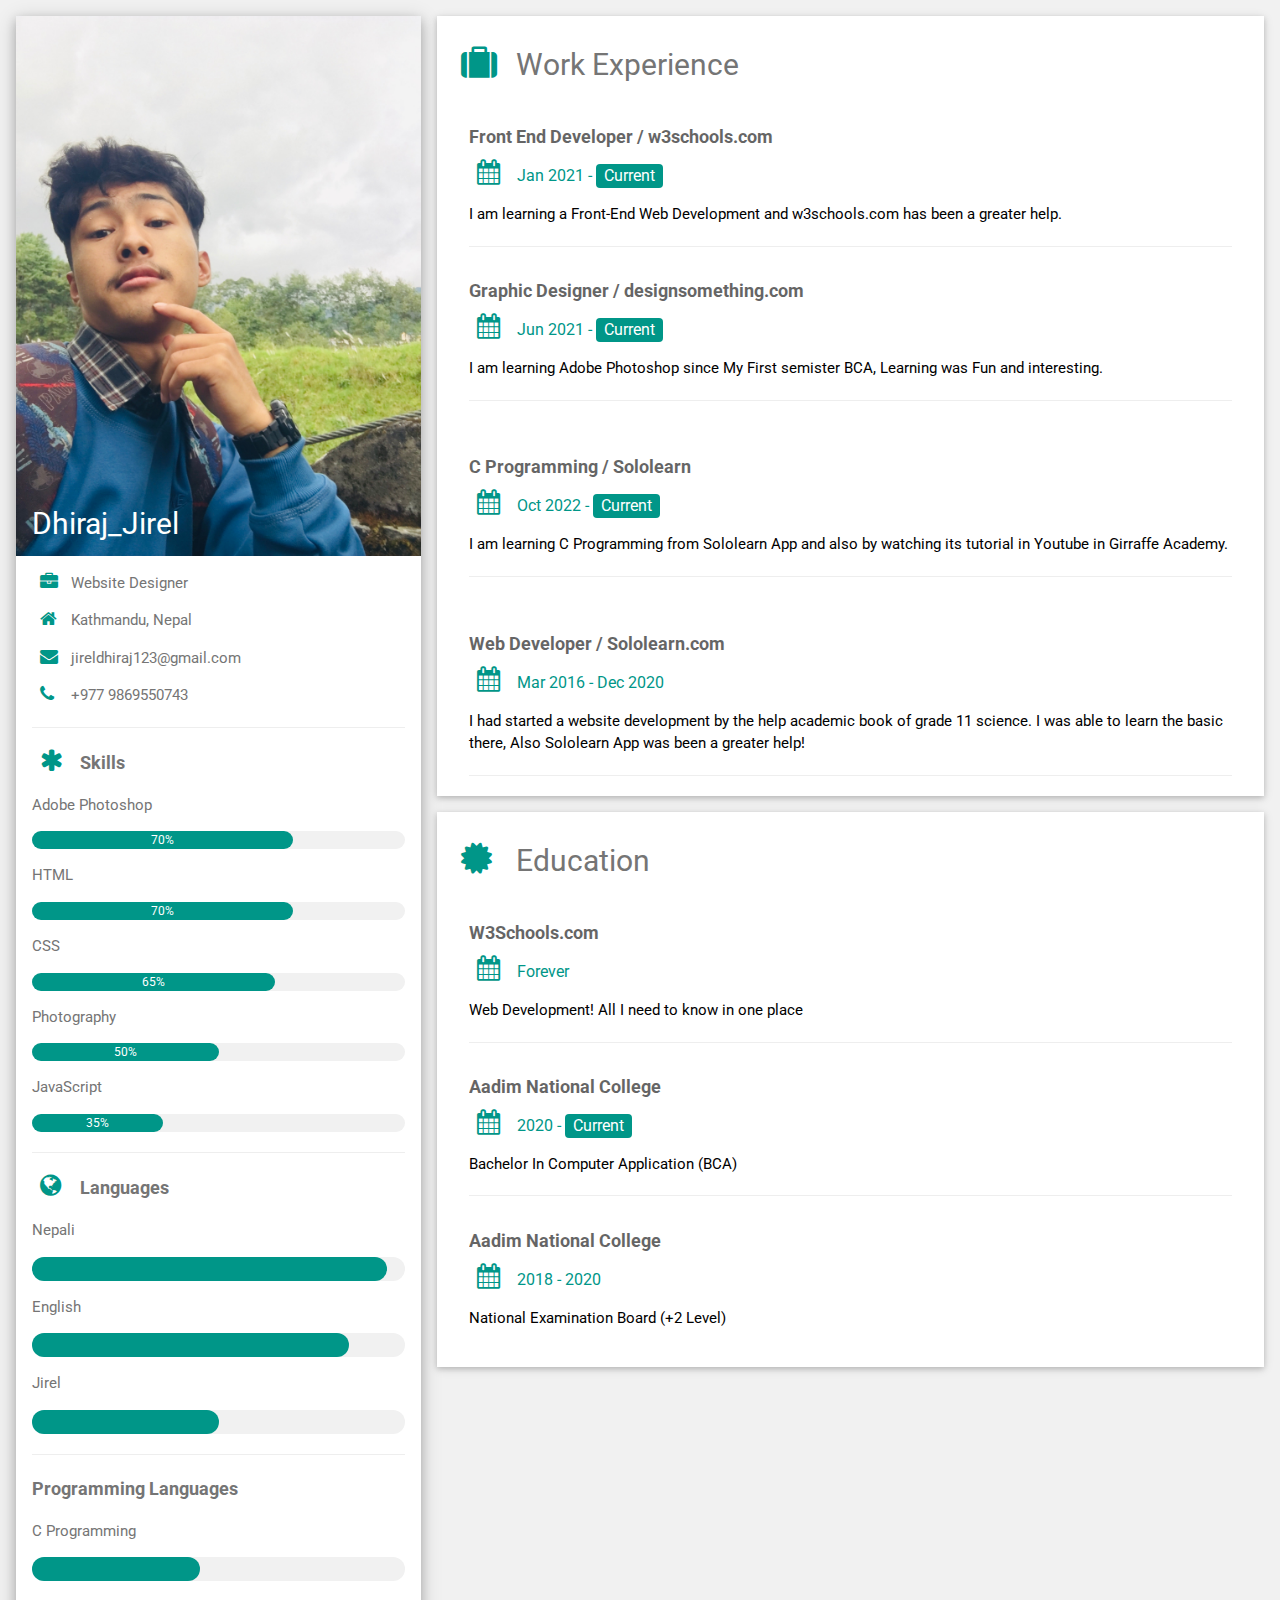
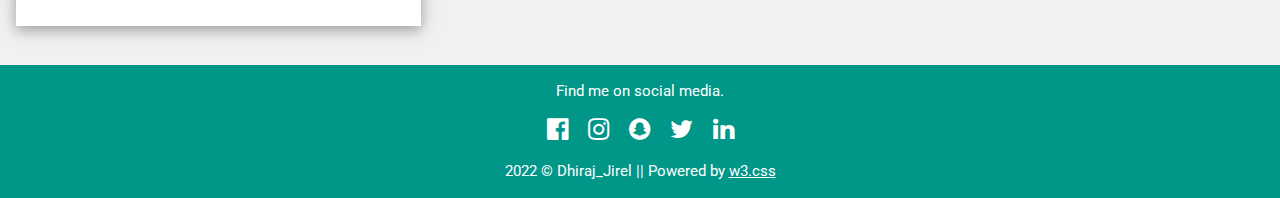
<file: cv.html>
<!DOCTYPE html>
<html>
<head>
<title>Dhiraj_Jirel(CV)</title>
<meta charset="UTF-8">
<meta name="viewport" content="width=device-width, initial-scale=1">
<link rel="stylesheet" href="https://www.w3schools.com/w3css/4/w3.css">
<link rel='stylesheet' href='https://fonts.googleapis.com/css?family=Roboto'>
<link rel="stylesheet" href="https://cdnjs.cloudflare.com/ajax/libs/font-awesome/4.7.0/css/font-awesome.min.css">
<style>
html,body,h1,h2,h3,h4,h5,h6 {font-family: "Roboto", sans-serif}

i {
  font-size: 25px !important;
  padding: 0px 8px;
}
</style>
</head>
<body class="w3-light-grey">

<!-- Page Container -->
<div class="w3-content w3-margin-top" style="max-width:1400px;">

  <!-- The Grid -->
  <div class="w3-row-padding">
  
    <!-- Left Column -->
    <div class="w3-third">
    
      <div class="w3-white w3-text-grey w3-card-4">
        <div class="w3-display-container">
          <img src="img/me-now.JPG" style="width:100%" alt="Avatar">
          <div class="w3-display-bottomleft w3-container w3-text-black">
            <h2 style="color: white;">Dhiraj_Jirel</h2>
          </div>
        </div>
        <div class="w3-container">
          <p><i class="fa fa-briefcase fa-fw w3-margin-right w3-large w3-text-teal"></i>Website Designer</p>
          <p><i class="fa fa-home fa-fw w3-margin-right w3-large w3-text-teal"></i>Kathmandu, Nepal</p>
          <p><i class="fa fa-envelope fa-fw w3-margin-right w3-large w3-text-teal"></i>jireldhiraj123@gmail.com</p>
          <p><i class="fa fa-phone fa-fw w3-margin-right w3-large w3-text-teal"></i>+977 9869550743</p>
          <hr>

          <p class="w3-large"><b><i class="fa fa-asterisk fa-fw w3-margin-right w3-text-teal"></i>Skills</b></p>
          <p>Adobe Photoshop</p>
          <div class="w3-light-grey w3-round-xlarge w3-small">
            <div class="w3-container w3-center w3-round-xlarge w3-teal" style="width:70%">70%</div>
          </div>
          <p>HTML</p>
          <div class="w3-light-grey w3-round-xlarge w3-small">
            <div class="w3-container w3-center w3-round-xlarge w3-teal" style="width:70%">70%</div>
          </div>
          <p>CSS</p>
          <div class="w3-light-grey w3-round-xlarge w3-small">
            <div class="w3-container w3-center w3-round-xlarge w3-teal" style="width:65%">65%</div>
          </div>
          <p>Photography</p>
          <div class="w3-light-grey w3-round-xlarge w3-small">
            <div class="w3-container w3-center w3-round-xlarge w3-teal" style="width:50%">
              <div class="w3-center w3-text-white">50%</div>
            </div>
          </div>
          <p>JavaScript</p>
          <div class="w3-light-grey w3-round-xlarge w3-small">
            <div class="w3-container w3-center w3-round-xlarge w3-teal" style="width:35%">35%</div>
          </div>
          <hr>

          <p class="w3-large w3-text-theme"><b><i class="fa fa-globe fa-fw w3-margin-right w3-text-teal"></i>Languages</b></p>
          <p>Nepali</p>
          <div class="w3-light-grey w3-round-xlarge">
            <div class="w3-round-xlarge w3-teal" style="height:24px;width:95%"></div>
          </div>
          <p>English</p>
          <div class="w3-light-grey w3-round-xlarge">
            <div class="w3-round-xlarge w3-teal" style="height:24px;width:85%"></div>
          </div>
          <p>Jirel</p>
          <div class="w3-light-grey w3-round-xlarge">
            <div class="w3-round-xlarge w3-teal" style="height:24px;width:50%"></div>
          </div>
          <hr>

          <p class="w3-large w3-text-theme"><b>Programming Languages</b></p>
          <p>C Programming</p>
          <div class="w3-light-grey w3-round-xlarge">
            <div class="w3-round-xlarge w3-teal" style="height:24px;width:45%"></div>
          </div>
          <br>
          <br>
        </div>
      </div><br>

    <!-- End Left Column -->
    </div>

    <!-- Right Column -->
    <div class="w3-twothird">
    
      <div class="w3-container w3-card w3-white w3-margin-bottom">
        <h2 class="w3-text-grey w3-padding-16"><i class="fa fa-suitcase fa-fw w3-margin-right w3-xxlarge w3-text-teal"></i>Work Experience</h2>
        <div class="w3-container">
          <h5 class="w3-opacity"><b>Front End Developer / w3schools.com</b></h5>
          <h6 class="w3-text-teal"><i class="fa fa-calendar fa-fw w3-margin-right"></i>Jan 2021 - <span class="w3-tag w3-teal w3-round">Current</span></h6>
          <p>I am learning a Front-End Web Development and w3schools.com has been a greater help.</p>
          <hr>
        </div>
        
        <div class="w3-container">
          <h5 class="w3-opacity"><b>Graphic Designer / designsomething.com</b></h5>
          <h6 class="w3-text-teal"><i class="fa fa-calendar fa-fw w3-margin-right"></i>Jun 2021 - <span class="w3-tag w3-teal w3-round">Current</span></h6>
          <p>I am learning Adobe Photoshop since My First semister BCA, Learning was Fun and interesting.</p><hr><br>
          
        </div>

        <div class="w3-container">
          <h5 class="w3-opacity"><b>C Programming / Sololearn</b></h5>
          <h6 class="w3-text-teal"><i class="fa fa-calendar fa-fw w3-margin-right"></i>Oct 2022 - <span class="w3-tag w3-teal w3-round">Current</span></h6>
          <p>I am learning C Programming from Sololearn App and also by watching its tutorial in Youtube in Girraffe Academy.</p><hr><br>
        </div>

        <div class="w3-container">
          <h5 class="w3-opacity"><b>Web Developer / Sololearn.com</b></h5>
          <h6 class="w3-text-teal"><i class="fa fa-calendar fa-fw w3-margin-right"></i>Mar 2016 - Dec 2020</h6>
          <p>I had started a website development by the help academic book of grade 11 science. I was able to learn the basic there, Also Sololearn App was been a greater help!
          </p>
          <hr>
        </div>
      </div>

      <div class="w3-container w3-card w3-white">
        <h2 class="w3-text-grey w3-padding-16"><i class="fa fa-certificate fa-fw w3-margin-right w3-xxlarge w3-text-teal"></i>Education</h2>
        <div class="w3-container">
          <h5 class="w3-opacity"><b>W3Schools.com</b></h5>
          <h6 class="w3-text-teal"><i class="fa fa-calendar fa-fw w3-margin-right"></i>Forever</h6>
          <p>Web Development! All I need to know in one place</p>
          <hr>
        </div>
        <div class="w3-container">
          <h5 class="w3-opacity"><b>Aadim National College</b></h5>
          <h6 class="w3-text-teal"><i class="fa fa-calendar fa-fw w3-margin-right"></i>2020 - <span class="w3-tag w3-teal w3-round">Current</span></h6>
          <p>Bachelor In Computer Application (BCA)</p>
          <hr>
        </div>
        <div class="w3-container">
          <h5 class="w3-opacity"><b>Aadim National College</b></h5>
          <h6 class="w3-text-teal"><i class="fa fa-calendar fa-fw w3-margin-right"></i>2018 - 2020</h6>
          <p>National Examination Board (+2 Level)</p><br>
        </div>
      </div>

    <!-- End Right Column -->
    </div>
    
  <!-- End Grid -->
  </div>
  
  <!-- End Page Container -->
</div>

<footer class="w3-container w3-teal w3-center w3-margin-top">
  <p>Find me on social media.</p>
  <a href="https://www.facebook.com/"><i class="fa fa-facebook-official w3-hover-opacity"></i></a>
    <a href="https://www.instagram.com/"><i class="fa fa-instagram w3-hover-opacity"></i></a>
    <a href="https://www.snapchat.com/"><i class="fa fa-snapchat w3-hover-opacity"></i></a>
    <a href="https://www.twitter.com/"><i class="fa fa-twitter w3-hover-opacity"></i></a>
    <a href="https://www.linkedin.com/"><i class="fa fa-linkedin w3-hover-opacity"></i></a>
  <p>2022 &copy; Dhiraj_Jirel || Powered by <a href="https://www.w3schools.com/w3css/default.asp" target="_blank">w3.css</a></p>

</footer>

</body>
</html>
</file>
